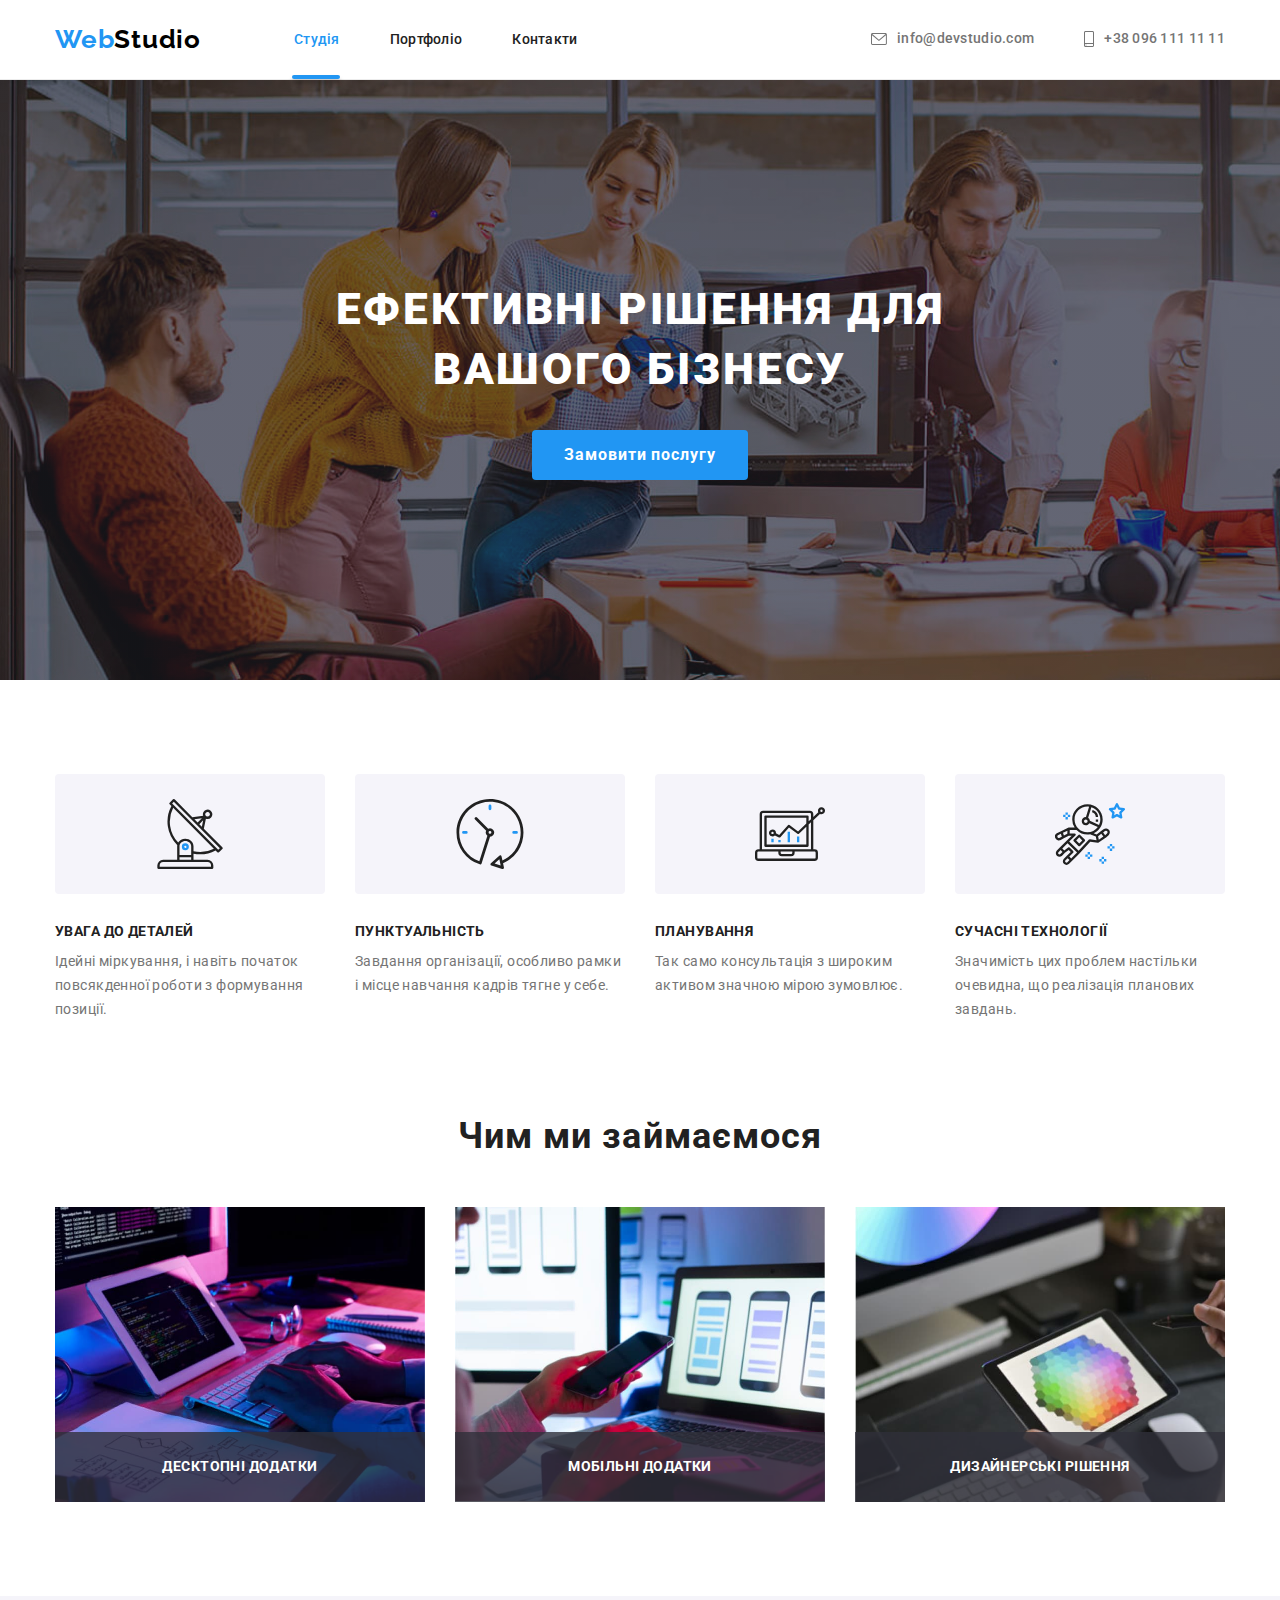
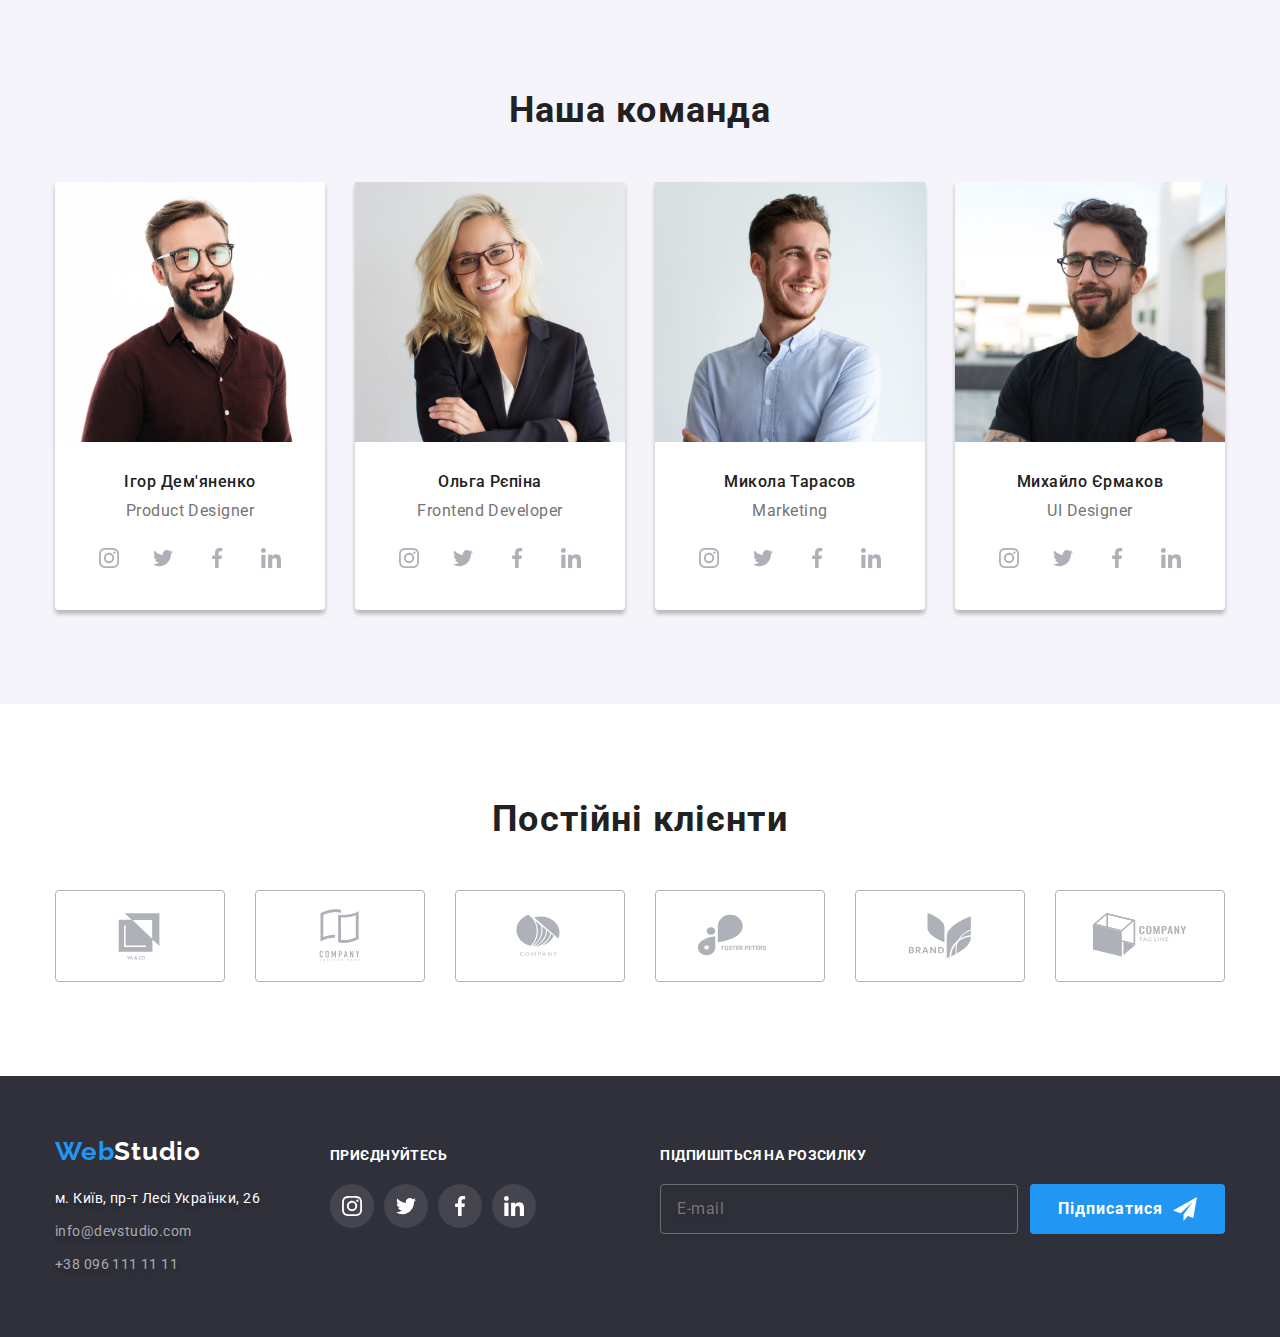
<file: index.html>
<!DOCTYPE html>
<html lang="uk">
  <head>
    <meta charset="UTF-8" />
    <meta http-equiv="X-UA-Compatible" content="IE=edge" />
    <meta name="viewport" content="width=device-width, initial-scale=1.0" />
    <link rel="preconnect" href="https://fonts.googleapis.com" />
    <link rel="preconnect" href="https://fonts.gstatic.com" crossorigin />
    <link
      href="https://fonts.googleapis.com/css2?family=Raleway:wght@700&family=Roboto:wght@400;500;700;900&display=swap"
      rel="stylesheet"
    />
    <link
      rel="stylesheet"
      href="https://cdnjs.cloudflare.com/ajax/libs/modern-normalize/1.0.0/modern-normalize.min.css"
    />
    <!-- <link rel="stylesheet" href="./css/normalize.css" /> -->
    <title>WebStudio</title>
    <link rel="stylesheet" href="./css/main.min.css"/>
    <!-- <link rel="stylesheet" href="./css/styles.css" /> -->
  </head>
  <body>

    <!-- ========================================================HEADER====================================================== -->
    
    <header class="header">
      <div class="container header-container">
        <nav class="navigation">
          <a href="./index.html" class="logo logo-header"
            ><span class="logo__web">Web</span
            ><span class="logo__studio">Studio</span></a
          >
          <ul class="navigation__list list">
            <li class="navigation__item">
              <a
                href="./index.html"
                class="current current__studio navigation__link link"
                >Студія</a
              >
            </li>
            <li class="navigation__item">
              <a href="./portfolio.html" class="navigation__link link"
                >Портфоліо</a
              >
            </li>
            <li class="navigation__item">
              <a href="#" class="navigation__link link">Контакти</a>
            </li>
          </ul>
        </nav>
        <ul class="contact-list list">
          <li class="contact-list__item">
            <a href="maito:info@devstudio.com" class="contact-list__link link"
              ><svg aria-label="іконка конверт" class="contact-list__mail">
                <use href="./imeges/icon.svg#icon-envelope"></use></svg
              >info@devstudio.com</a
            >
          </li>
          <li class="contact-list__item">
            <a href="tel:+380961111111" class="contact-list__link link"
              ><svg aria-label="іконка телефона" class="contact-list__phone">
                <use href="./imeges/icon.svg#icon-smartphone"></use></svg
              >+38 096 111 11 11</a
            >
          </li>
        </ul>
      </div>
    </header>

    <!-- =============================================================MAIN========================================================= -->
    
    <main>

      <!-- ======================================секція "Ефективні рішення для вашого бізнесу"======================================= -->
      
      <section class="section decision">
        <div class="container">
          <h1 class="decision__title">Ефективні рішення для вашого бізнесу</h1>
          <button type="button" class="button decision__button" data-modal-open>
            Замовити послугу
          </button>
        </div>
      </section>

      <!-- ==================================секція "Особливості"================================== -->

      <section class="section trait">
        <div class="container">
          <h2 class="trait__title visually-hidden">Особливості</h2>
          <ul class="trait-list list">
            <li class="trait-list__item">
              <div class="icon-div">
                <svg aria-label="іконка антена" class="icon-div__item">
                  <use href="./imeges/icon.svg#icon-antenna"></use>
                </svg>
              </div>
              <h3 class="trait-list__title">УВАГА ДО ДЕТАЛЕЙ</h3>
              <p>
                Ідейні міркування, і навіть початок повсякденної роботи з
                формування позиції.
              </p>
            </li>
            <li class="trait-list__item">
              <div class="icon-div">
                <svg aria-label="іконка годинник" class="icon-div__item">
                  <use href="./imeges/icon.svg#icon-clock"></use>
                </svg>
              </div>
              <h3 class="trait-list__title">ПУНКТУАЛЬНІСТЬ</h3>
              <p>
                Завдання організації, особливо рамки і місце навчання кадрів
                тягне у себе.
              </p>
            </li>
            <li class="trait-list__item">
              <div class="icon-div">
                <svg aria-label="іконка діаграма" class="icon-div__item">
                  <use href="./imeges/icon.svg#icon-diagram"></use>
                </svg>
              </div>
              <h3 class="trait-list__title">ПЛАНУВАННЯ</h3>
              <p>
                Так само консультація з широким активом значною мірою зумовлює.
              </p>
            </li>
            <li class="trait-list__item">
              <div class="icon-div">
                <svg aria-label="іконка астронавт" class="icon-div__item">
                  <use href="./imeges/icon.svg#icon-astronaut"></use>
                </svg>
              </div>
              <h3 class="trait-list__title">СУЧАСНІ ТЕХНОЛОГІЇ</h3>
              <p>
                Значимість цих проблем настільки очевидна, що реалізація
                планових завдань.
              </p>
            </li>
          </ul>
        </div>
      </section>

     <!-- =================================секція "Чим ми займаємося"==================================== -->

      <section class="section activity">
        <div class="container">
          <h2 class="activity__title">Чим ми займаємося</h2>
          <ul class="activity-list list">
            <li class="activity-list__item">
              <img
                src="./imeges/desktop.jpg"
                alt="робочий стіл програміста"
                width="370"
              />
              <p class="activity-list__paragraph">Десктопні додатки</p>
            </li>
            <li class="activity-list__item">
              <img
                src="./imeges/laptop.jpg"
                alt="телефон і ноутбук"
                width="370"
              />
              <p class="activity-list__paragraph">Мобільні додатки</p>
            </li>
            <li class="activity-list__item">
              <img src="./imeges/tablet.jpg" alt="планшет" width="370" />
              <p class="activity-list__paragraph">Дизайнерські рішення</p>
            </li>
          </ul>
        </div>
      </section>

      <!-- ========================================Секція "Наша команда"============================================ -->

      <section class="section team">
        <!-- =========================================================================================================== -->
        <div class="container">
          <!-- ============================================================================================================== -->
          <h2 class="team__title">Наша команда</h2>
          <!-- =================================================team-list======================================================== -->
          <ul class="team-list list">
            <!-- ===================================================team-item======================================================= -->
            <li class="team-item">
              <img
                src="./imeges/igor.jpg"
                alt="фото Ігор Дем'яненко"
                width="270"
              />
              <div class="team-div">
                <h3 class="team-item__title">Ігор Дем'яненко</h3>
                <p class="team-item__major">Product Designer</p>
                <!-- ===========================================social-list================================================ -->
                <ul class="social-list">
                  <li class="social-list__item list">
                    <a href="#" class="social-list__link link">
                      <svg
                        aria-label="іконка інстаграму"
                        class="social-list-icon" 
                      >
                        <use href="./imeges/icon.svg#icon-instagram"></use>
                      </svg>
                    </a>
                  </li>
                  <li class="social-list__item list">
                    <a href="#" class="social-list__link link">
                      <svg aria-label="іконка твітеру" class="social-list-icon">
                        <use href="./imeges/icon.svg#icon-twitter"></use>
                      </svg>
                    </a>
                  </li>
                  <li class="social-list__item list">
                    <a href="#" class="social-list__link link">
                      <svg
                        aria-label="іконка фейсбука"
                        class="social-list-icon"
                      >
                        <use href="./imeges/icon.svg#icon-facebook"></use>
                      </svg>
                    </a>
                  </li>
                  <li class="social-list__item list">
                    <a href="#" class="social-list__link link">
                      <svg
                        aria-label="іконка лінкедіну"
                        class="social-list-icon"
                      >
                        <use href="./imeges/icon.svg#icon-linkedin"></use>
                      </svg>
                    </a>
                  </li>
                </ul>
                <!-- ============================================================================================== -->
              </div>
            </li>
            <!-- ======================================================================================================== -->
            <li class="team-item">
              <img
                src="./imeges/olga.jpg"
                alt="фото Ольга Рєпіна"
                width="270"
              />
              <div class="team-div">
                <h3 class="team-item__title">Ольга Рєпіна</h3>
                <p class="team-item__major">Frontend Developer</p>
                <ul class="social-list">
                  <li class="social-list__item list">
                    <a href="#" class="social-list__link link">
                      <svg
                        aria-label="іконка інстаграму"
                        class="social-list-icon"
                      >
                        <use href="./imeges/icon.svg#icon-instagram"></use>
                      </svg>
                    </a>
                  </li>
                  <li class="social-list__item list">
                    <a href="#" class="social-list__link link">
                      <svg aria-label="іконка твітеру" class="social-list-icon">
                        <use href="./imeges/icon.svg#icon-twitter"></use>
                      </svg>
                    </a>
                  </li>
                  <li class="social-list__item list">
                    <a href="#" class="social-list__link link">
                      <svg
                        aria-label="іконка фейсбука"
                        class="social-list-icon"
                      >
                        <use href="./imeges/icon.svg#icon-facebook"></use>
                      </svg>
                    </a>
                  </li>
                  <li class="social-list__item list">
                    <a href="#" class="social-list__link link">
                      <svg
                        aria-label="іконка лінкедіну"
                        class="social-list-icon"
                      >
                        <use href="./imeges/icon.svg#icon-linkedin"></use>
                      </svg>
                    </a>
                  </li>
                </ul>
              </div>
            </li>
            <li class="team-item">
              <img
                src="./imeges/nicolay.jpg"
                alt="фото Микола Тарасов"
                width="270"
              />
              <div class="team-div">
                <h3 class="team-item__title">Микола Тарасов</h3>
                <p class="team-item__major">Marketing</p>
                <ul class="social-list">
                  <li class="social-list__item list">
                    <a href="#" class="social-list__link link">
                      <svg
                        aria-label="іконка інстаграму"
                        class="social-list-icon"
                      >
                        <use href="./imeges/icon.svg#icon-instagram"></use>
                      </svg>
                    </a>
                  </li>
                  <li class="social-list__item list">
                    <a href="#" class="social-list__link link">
                      <svg aria-label="іконка твітеру" class="social-list-icon">
                        <use href="./imeges/icon.svg#icon-twitter"></use>
                      </svg>
                    </a>
                  </li>
                  <li class="social-list__item list">
                    <a href="#" class="social-list__link link">
                      <svg
                        aria-label="іконка фейсбука"
                        class="social-list-icon"
                      >
                        <use href="./imeges/icon.svg#icon-facebook"></use>
                      </svg>
                    </a>
                  </li>
                  <li class="social-list__item list">
                    <a href="#" class="social-list__link link">
                      <svg
                        aria-label="іконка лінкедіну"
                        class="social-list-icon"
                      >
                        <use href="./imeges/icon.svg#icon-linkedin"></use>
                      </svg>
                    </a>
                  </li>
                </ul>
              </div>
            </li>
            <li class="team-item">
              <img
                src="./imeges/michael.jpg"
                alt="фото Михайло Єрмаков"
                width="270"
              />
              <div class="team-div">
                <h3 class="team-item__title">Михайло Єрмаков</h3>
                <p class="team-item__major">UI Designer</p>
                <ul class="social-list">
                  <li class="social-list__item list">
                    <a href="#" class="social-list__link link">
                      <svg
                        aria-label="іконка інстаграму"
                        class="social-list-icon"
                      >
                        <use href="./imeges/icon.svg#icon-instagram"></use>
                      </svg>
                    </a>
                  </li>
                  <li class="social-list__item list">
                    <a href="#" class="social-list__link link">
                      <svg aria-label="іконка твітеру" class="social-list-icon">
                        <use href="./imeges/icon.svg#icon-twitter"></use>
                      </svg>
                    </a>
                  </li>
                  <li class="social-list__item list">
                    <a href="#" class="social-list__link link">
                      <svg
                        aria-label="іконка фейсбука"
                        class="social-list-icon"
                      >
                        <use href="./imeges/icon.svg#icon-facebook"></use>
                      </svg>
                    </a>
                  </li>
                  <li class="social-list__item list">
                    <a href="#" class="social-list__link link">
                      <svg
                        aria-label="іконка лінкедіну"
                        class="social-list-icon"
                      >
                        <use href="./imeges/icon.svg#icon-linkedin"></use>
                      </svg>
                    </a>
                  </li>
                </ul>
              </div>
            </li>
          </ul>
        </div>
      </section>

      <!-- ============================================Секція "Постійні клієнти"===================================== -->

      <section class="section clients">
        <div class="container">
          <h2 class="clients__title">Постійні клієнти</h2>
          <ul class="client-list list">
            <li class="client-list__item">
              <a href="#" class="client-list__link link">
                <svg aria-label="іконка лого" class="client-list__logo">
                  <use href="./imeges/icon.svg#icon-Logo-one"></use>
                </svg>
              </a>
            </li>
            <li class="client-list__item">
              <a href="#" class="client-list__link link">
                <svg aria-label="іконка лого" class="client-list__logo">
                  <use href="./imeges/icon.svg#icon-Logo-two"></use>
                </svg>
              </a>
            </li>
            <li class="client-list__item">
              <a href="#" class="client-list__link link">
                <svg aria-label="іконка лого" class="client-list__logo">
                  <use href="./imeges/icon.svg#icon-Logo-three"></use>
                </svg>
              </a>
            </li>
            <li class="client-list__item">
              <a href="#" class="client-list__link link">
                <svg aria-label="іконка лого" class="client-list__logo">
                  <use href="./imeges/icon.svg#icon-Logo-four"></use>
                </svg>
              </a>
            </li>
            <li class="client-list__item">
              <a href="#" class="client-list__link link">
                <svg aria-label="іконка лого" class="client-list__logo">
                  <use href="./imeges/icon.svg#icon-Logo-five"></use>
                </svg>
              </a>
            </li>
            <li class="client-list__item">
              <a href="#" class="client-list__link link">
                <svg aria-label="іконка лого" class="client-list__logo">
                  <use href="./imeges/icon.svg#icon-Logo-six"></use>
                </svg>
              </a>
            </li>
          </ul>
        </div>
      </section>
    </main>

    <!-- ====================FOOTER==================== -->
    
    <footer class="footer">
      <div class="container footer-container">
        <div class="logo-address">
          <a href="./index.html" class="logo logo-footer"
            ><span class="logo__web">Web</span
            ><span class="logo__studio logo-footer__studio">Studio</span></a
          >
          <address class="address-footer">
            <ul class="address list">
              <li class="address__list">
                <a
                  href="https://goo.gl/maps/hEYsXcacAsuqG2PV6"
                  class="address__link footer-adress-link link"
                  target="_blank"
                  rel="noopener noreferrer nofollow"
                  >м. Київ, пр-т Лесі Українки, 26</a
                >
              </li>
              <li class="address__list">
                <a href="mailto:info@devstudio.com" class="address__link link"
                  >info@devstudio.com</a
                >
              </li>
              <li class="address__list">
                <a href="tel:+380961111111" class="address__link link"
                  >+38 096 111 11 11</a
                >
              </li>
            </ul>
          </address>
        </div>
        <div class="join">
          <p class="join__title">приєднуйтесь</p>
          <ul class="social-list list">
            <li class="social-list__item">
              <a href="#" class="social-list__link footer-link link">
                <svg
                  aria-label="іконка інстаграму"
                  class="social-list-icon footer-icon"
                >
                  <use href="./imeges/icon.svg#icon-instagram"></use>
                </svg>
              </a>
            </li>
            <li class="social-list__item">
              <a href="#" class="social-list__link footer-link link">
                <svg
                  aria-label="іконка твітеру"
                  class="social-list-icon footer-icon"
                >
                  <use href="./imeges/icon.svg#icon-twitter"></use>
                </svg>
              </a>
            </li>
            <li class="social-list__item">
              <a href="#" class="social-list__link footer-link link">
                <svg
                  aria-label="іконка фейсбука"
                  class="social-list-icon footer-icon"
                >
                  <use href="./imeges/icon.svg#icon-facebook"></use>
                </svg>
              </a>
            </li>
            <li class="social-list__item">
              <a href="#" class="social-list__link footer-link link">
                <svg
                  aria-label="іконка лінкедіну"
                  class="social-list-icon footer-icon"
                >
                  <use href="./imeges/icon.svg#icon-linkedin"></use>
                </svg>
              </a>
            </li>
          </ul>
        </div>
        <div class="subscribe">
          <p class="subscribe__title">Підпишіться на розсилку</p>
          <form class="subscribe-form">
            <input
              class="subscribe-form__input"
              type="email"
              name="email"
              placeholder="E-mail"
              required
            />
            <button type="submit" class="subscribe-form__btn">
              <span class="button-span">Підписатися</span>
              <svg aria-label="іконка паперовий літак" class="button-form-icon">
                <use href="./imeges/icon.svg#icon-send"></use>
              </svg>
            </button>
          </form>
        </div>
      </div>
    </footer>

    <!-- =================================================BACKDROP======================================================================== -->
    
    <div class="backdrop is-hidden" data-modal>
      <div class="modal">
        <button type="button" class="modal-close-button" data-modal-close>
          <svg class="modal-close-icon">
            <use class="close-icon" href="./imeges/icon.svg#close-icon"></use>
          </svg>
        </button>
        <p class="modal-title">Залиште свої дані, ми вам передзвонимо</p>
        <form class="modal-form">
          <label class="modal-input-wrapper">
            <span class="modal-input-name">Ім'я</span>
            <span class="modal-icon-input-div">
              <input type="text" name="name" class="modal-input" required />
              <svg aria-label="іконка людини" class="modal-form-icon">
                <use
                  class="name-icon"
                  href="./imeges/icon.svg#icon-person-black"
                ></use>
              </svg>
            </span>
          </label>
          <label class="modal-input-wrapper">
            <span class="modal-input-name">Телефон</span>
            <span class="modal-icon-input-div">
              <input type="tel" name="phone" class="modal-input" required />
              <svg aria-label="іконка слухавка" class="modal-form-icon">
                <use
                  class="tel-icon"
                  href="./imeges/icon.svg#icon-phone-black"
                ></use>
              </svg>
            </span>
          </label>
          <label class="modal-input-wrapper">
            <span class="modal-input-name">Пошта</span>
            <span class="modal-icon-input-div">
              <input type="email" name="mail" class="modal-input" required />
              <svg aria-label="іконка конверт" class="modal-form-icon">
                <use
                  class="email-icon"
                  href="./imeges/icon.svg#icon-email-black"
                ></use>
              </svg>
            </span>
          </label>
          <label class="modal-input-textarea-wrapper">
            <span class="modal-input-name">Коментар</span>
            <textarea
              name="user message"
              class="modal-textarea"
              placeholder="Введіть текст"
            ></textarea>
          </label>
          <div class="checkbox-div">
            <label>
              <input
                type="checkbox"
                name="consent"
                class="checkbox-input"
                required
              />
              <svg aria-label="іконка прапорець" class="modal-checkbox-input">
                <use
                  class="checkbox-icon"
                  href="./imeges/icon.svg#icon-vector"
                ></use>
              </svg>
            </label>
            <p class="checkbox-paragraph">
              Погоджуюся з розсилкою та приймаю
              <a class="terms" href="#">Умови договору</a>
            </p>
          </div>
          <button type="submit" class="form-button">Відправити</button>
        </form>
      </div>
    </div>
    <script src="./js/modal.js"></script>
  </body>
</html>
</file>
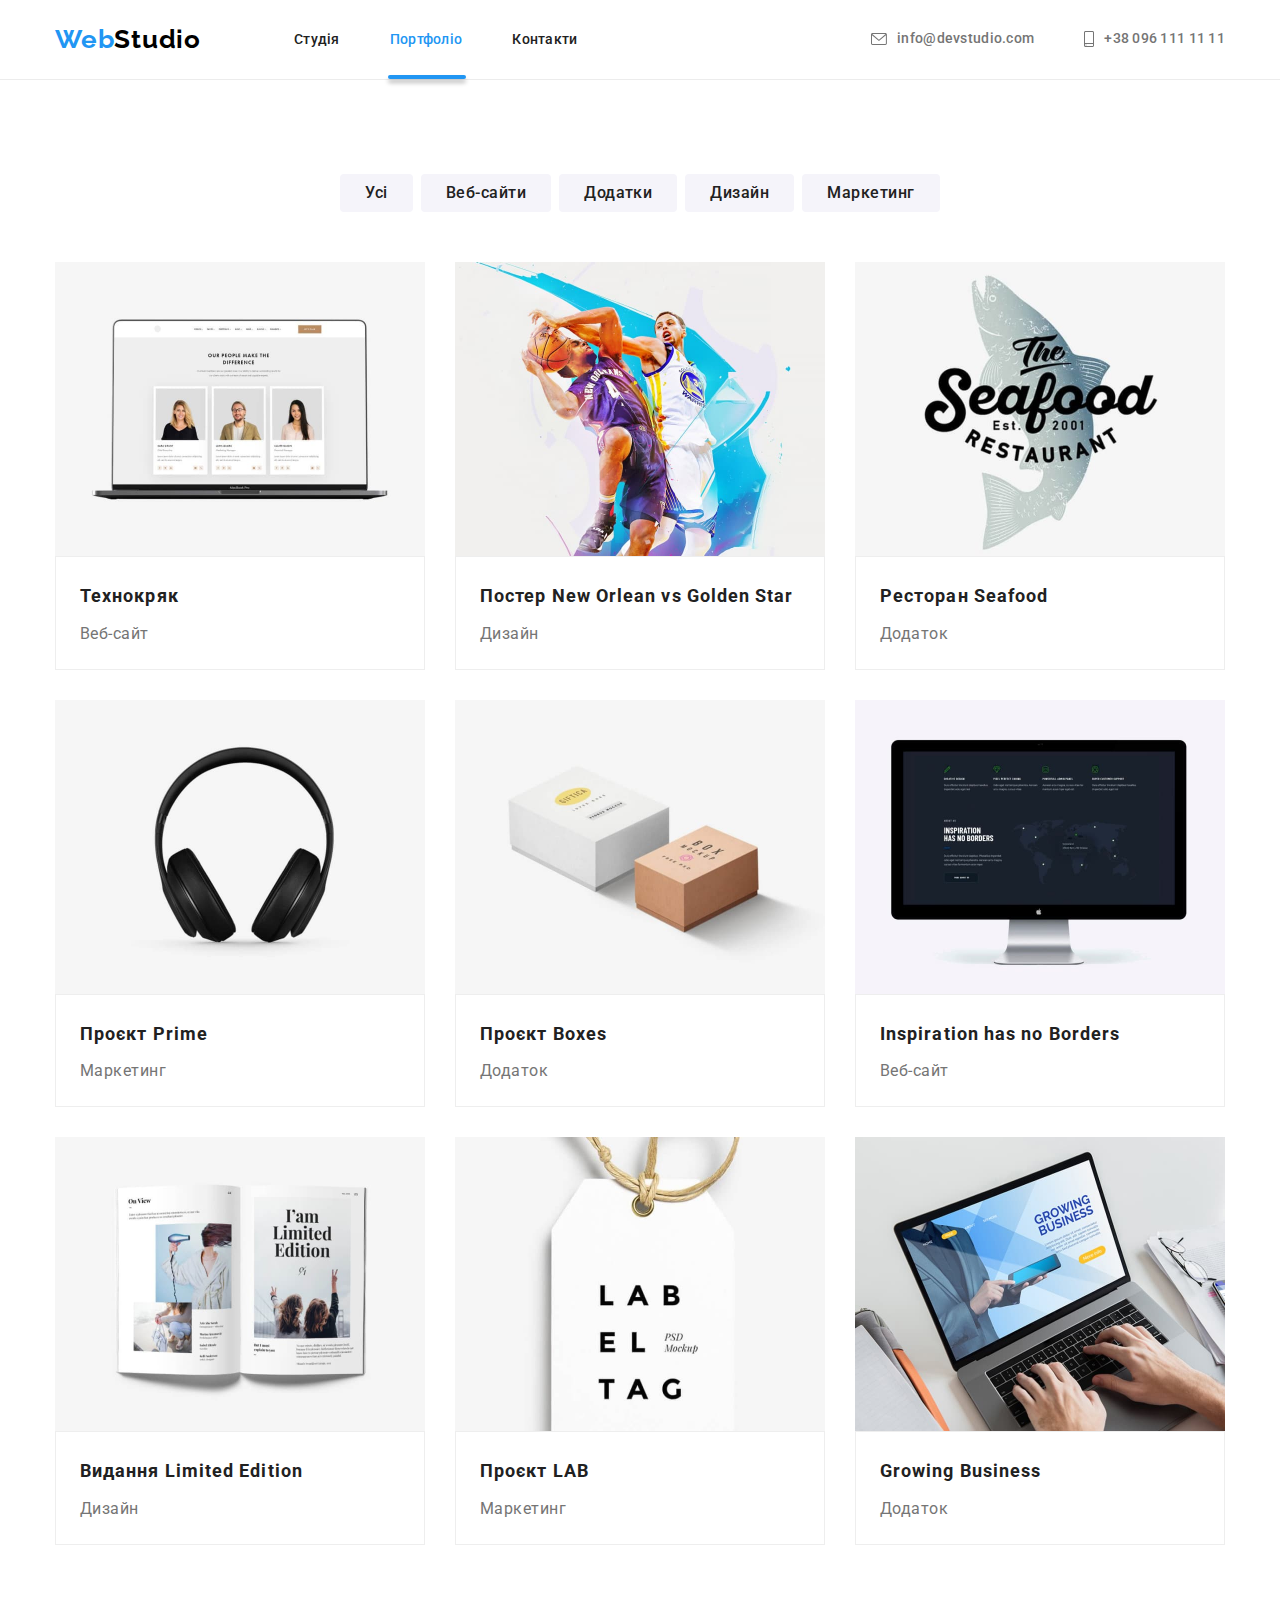
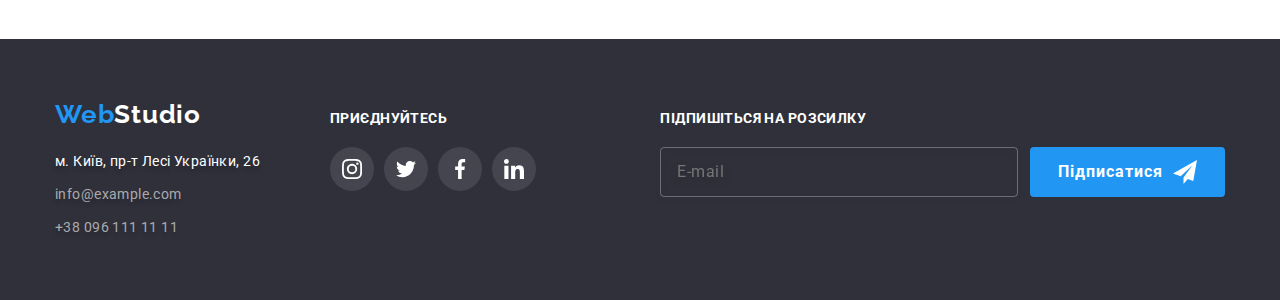
<file: portfolio.html>
<!DOCTYPE html>
<html lang="en">
  <head>
    <meta charset="UTF-8" />
    <meta http-equiv="X-UA-Compatible" content="IE=edge" />
    <meta name="viewport" content="width=device-width, initial-scale=1.0" />
    <link rel="preconnect" href="https://fonts.googleapis.com" />
    <link rel="preconnect" href="https://fonts.gstatic.com" crossorigin />
    <link
      href="https://fonts.googleapis.com/css2?family=Raleway:wght@700&family=Roboto:wght@400;500;700;900&display=swap"
      rel="stylesheet"
    />
    <link
      rel="stylesheet"
      href="https://cdnjs.cloudflare.com/ajax/libs/modern-normalize/1.0.0/modern-normalize.min.css"
    />
    <!-- <link rel="stylesheet" href="./css/normalize.css" /> -->
    <title>Portfolio</title>
    <link rel="stylesheet" href="./css/main.min.css"/>
    <!-- <link rel="stylesheet" href="./css/styles.css" /> -->
  </head>
  <body>
    <header class="header">
      <div class="container header-container">
        <nav class="navigation">
          <a href="./index.html" class="logo logo-header"
            ><span class="logo__web">Web</span
            ><span class="logo__studio">Studio</span></a
          >
          <ul class="navigation__list list">
            <li class="navigation__item">
              <a href="./index.html" class="navigation__link link">Студія</a>
            </li>
            <li class="navigation__item">
              <a href="#" class="current current__portfolio navigation__link link"
                >Портфоліо</a
              >
            </li>
            <li class="navigation__item">
              <a href="#" class="navigation__link link">Контакти</a>
            </li>
          </ul>
        </nav>
        <ul class="contact-list list">
          <li class="contact-list__item">
            <a href="maito:info@devstudio.com" class="contact-list__link link"
              ><svg aria-label="іконка конверт" class="contact-list__mail">
                <use href="./imeges/icon.svg#icon-envelope"></use></svg
              >info@devstudio.com</a
            >
          </li>
          <li class="contact-list__item tel">
            <a href="tel:+380961111111" class="contact-list__link link"
              ><svg aria-label="іконка телефона" class="contact-list__phone">
                <use href="./imeges/icon.svg#icon-smartphone"></use></svg
              >+38 096 111 11 11</a
            >
          </li>
        </ul>
      </div>
    </header>
    <main>
      <section class="section portfolio">
        <div class="container">
          <h1 class="portfolio-title">Портфоліо</h1>
          <ul class="list btn-list">
            <li class="btn-item">
              <button type="button" class="btn">Усі</button>
            </li>
            <li class="btn-item">
              <button type="button" class="btn">Веб-сайти</button>
            </li>
            <li class="btn-item">
              <button type="button" class="btn">Додатки</button>
            </li>
            <li class="btn-item">
              <button type="button" class="btn">Дизайн</button>
            </li>
            <li class="btn-item">
              <button type="button" class="btn">Маркетинг</button>
            </li>
          </ul>
          <ul class="list portfolio-list">
            <li class="project">
              <a href="#" class="project-link link">
                <div class="project-link-wrapper">
                  <img src="./imeges/techno.jpg" alt="ноутбук" width="370" />
                  <p class="overlay">
                    Ресурс пропонує комплексні пропозиції з різним рівнем
                    функціоналу та сервісів. Все це дозволить відвідувачу
                    отримати вичерпні відомості про компанію чи приватну особу.
                  </p>
                </div>
                <div class="project-div">
                  <h2 class="project-div-title">Технокряк</h2>
                  <p class="project-div-text">Веб-сайт</p>
                </div>
              </a>
            </li>
            <li class="project">
              <a href="#" class="project-link link">
                <div class="project-link-wrapper">
                  <img
                    src="./imeges/poster.jpg"
                    alt="баскетболісти"
                    width="370"
                  />
                  <p class="overlay">
                    Ресурс пропонує комплексні пропозиції з різним рівнем
                    функціоналу та сервісів. Все це дозволить відвідувачу
                    отримати вичерпні відомості про компанію чи приватну особу.
                  </p>
                </div>
                <div class="project-div">
                  <h2 class="project-div-title">
                    Постер New Orlean vs Golden Star
                  </h2>
                  <p class="project-div-text">Дизайн</p>
                </div>
              </a>
            </li>
            <li class="project">
              <a href="#" class="project-link link">
                <div class="project-link-wrapper">
                  <img
                    src="./imeges/restaurant.jpg"
                    alt="реклама ресторана"
                    width="370"
                  />
                  <p class="overlay">
                    Ресурс пропонує комплексні пропозиції з різним рівнем
                    функціоналу та сервісів. Все це дозволить відвідувачу
                    отримати вичерпні відомості про компанію чи приватну особу.
                  </p>
                </div>
                <div class="project-div">
                  <h2 class="project-div-title">Ресторан Seafood</h2>
                  <p class="project-div-text">Додаток</p>
                </div>
              </a>
            </li>
            <li class="project">
              <a href="#" class="project-link link">
                <div class="project-link-wrapper">
                  <img src="./imeges/prime.jpg" alt="наушники" width="370" />
                  <p class="overlay">
                    Ресурс пропонує комплексні пропозиції з різним рівнем
                    функціоналу та сервісів. Все це дозволить відвідувачу
                    отримати вичерпні відомості про компанію чи приватну особу.
                  </p>
                </div>
                <div class="project-div">
                  <h2 class="project-div-title">Проєкт Prime</h2>
                  <p class="project-div-text">Маркетинг</p>
                </div>
              </a>
            </li>
            <li class="project">
              <a href="#" class="project-link link">
                <div class="project-link-wrapper">
                  <img src="./imeges/boxes.jpg" alt="коробки" width="370" />
                  <p class="overlay">
                    Ресурс пропонує комплексні пропозиції з різним рівнем
                    функціоналу та сервісів. Все це дозволить відвідувачу
                    отримати вичерпні відомості про компанію чи приватну особу.
                  </p>
                </div>
                <div class="project-div">
                  <h2 class="project-div-title">Проєкт Boxes</h2>
                  <p class="project-div-text">Додаток</p>
                </div>
              </a>
            </li>
            <li class="project">
              <a href="#" class="project-link link">
                <div class="project-link-wrapper">
                  <img src="./imeges/screen.jpg" alt="монитор" width="370" />
                  <p class="overlay">
                    Ресурс пропонує комплексні пропозиції з різним рівнем
                    функціоналу та сервісів. Все це дозволить відвідувачу
                    отримати вичерпні відомості про компанію чи приватну особу.
                  </p>
                </div>
                <div class="project-div">
                  <h2 class="project-div-title">Inspiration has no Borders</h2>
                  <p class="project-div-text">Веб-сайт</p>
                </div>
              </a>
            </li>
            <li class="project">
              <a href="#" class="project-link link">
                <div class="project-link-wrapper">
                  <img src="./imeges/edition.jpg" alt="книга" width="370" />
                  <p class="overlay">
                    Ресурс пропонує комплексні пропозиції з різним рівнем
                    функціоналу та сервісів. Все це дозволить відвідувачу
                    отримати вичерпні відомості про компанію чи приватну особу.
                  </p>
                </div>
                <div class="project-div">
                  <h2 class="project-div-title">Видання Limited Edition</h2>
                  <p class="project-div-text">Дизайн</p>
                </div>
              </a>
            </li>
            <li class="project">
              <a href="#" class="project-link link">
                <div class="project-link-wrapper">
                  <img src="./imeges/lab.jpg" alt="этикетка" width="370" />
                  <p class="overlay">
                    Ресурс пропонує комплексні пропозиції з різним рівнем
                    функціоналу та сервісів. Все це дозволить відвідувачу
                    отримати вичерпні відомості про компанію чи приватну особу.
                  </p>
                </div>
                <div class="project-div">
                  <h2 class="project-div-title">Проєкт LAB</h2>
                  <p class="project-div-text">Маркетинг</p>
                </div>
              </a>
            </li>
            <li class="project">
              <a href="#" class="project-link link">
                <div class="project-link-wrapper">
                  <img src="./imeges/netbook.jpg" alt="нетбук" width="370" />
                  <p class="overlay">
                    Ресурс пропонує комплексні пропозиції з різним рівнем
                    функціоналу та сервісів. Все це дозволить відвідувачу
                    отримати вичерпні відомості про компанію чи приватну особу.
                  </p>
                </div>
                <div class="project-div">
                  <h2 class="project-div-title">Growing Business</h2>
                  <p class="project-div-text">Додаток</p>
                </div>
              </a>
            </li>
          </ul>
        </div>
      </section>
    </main>
    <!-- =================FOOTER================== -->
    <footer class="footer-portfolio">
      <div class="container footer-container">
        <div class="logo-address">
          <a href="./index.html" class="logo logo-footer"
            ><span class="logo__web">Web</span
            ><span class="logo__studio logo-footer__studio">Studio</span></a
          >
          <address class="footer-address">
            <ul class="address list">
              <li class="address__list">
                <a
                  href="https://goo.gl/maps/hEYsXcacAsuqG2PV6"
                  class="address__link footer-adress-link link"
                  target="_blank"
                  rel="noopener noreferrer nofollow"
                  >м. Київ, пр-т Лесі Українки, 26</a
                >
              </li>
              <li class="address__list">
                <a href="mailto:info@example.com" class="address__link link"
                  >info@example.com</a
                >
              </li>
              <li class="address__list">
                <a href="tel:+380961111111" class="address__link link"
                  >+38 096 111 11 11</a
                >
              </li>
            </ul>
          </address>
        </div>
        <div class="join">
          <p class="join__title">приєднуйтесь</p>
          <ul class="social-list list">
            <li class="social-list__item">
              <a href="" class="social-list__link footer-link link">
                <svg
                  aria-label="іконка інстаграму"
                  class="social-list-icon footer-icon"
                >
                  <use href="./imeges/icon.svg#icon-instagram"></use>
                </svg>
              </a>
            </li>
            <li class="social-list__item">
              <a href="" class="social-list__link footer-link link">
                <svg
                  aria-label="іконка твітеру"
                  class="social-list-icon footer-icon"
                >
                  <use href="./imeges/icon.svg#icon-twitter"></use>
                </svg>
              </a>
            </li>
            <li class="social-list__item">
              <a href="" class="social-list__link footer-link link">
                <svg
                  aria-label="іконка фейсбука"
                  class="social-list-icon footer-icon"
                >
                  <use href="./imeges/icon.svg#icon-facebook"></use>
                </svg>
              </a>
            </li>
            <li class="social-list__item">
              <a href="" class="social-list__link footer-link link">
                <svg
                  aria-label="іконка лінкедіну"
                  class="social-list-icon footer-icon"
                >
                  <use href="./imeges/icon.svg#icon-linkedin"></use>
                </svg>
              </a>
            </li>
          </ul>
        </div>
        <div class="subscribe">
          <p class="subscribe__title">Підпишіться на розсилку</p>
          <form class="subscribe-form">
            <input
              class="subscribe-form__input"
              type="email"
              name="email"
              placeholder="E-mail"
              required
            />
            <button type="submit" class="subscribe-form__btn">
              <span class="button-span">Підписатися</span>
              <svg aria-label="іконка паперовий літак" class="button-form-icon">
                <use href="./imeges/icon.svg#icon-send"></use>
              </svg>
            </button>
          </form>
        </div>
      </div>
    </footer>
  </body>
</html>
</file>
<file: css/styles.css>
/* ========================================================HEADER================================================================ */





/* ==================MAIN================== */

/* Секція "Ефективні рішення для вашого бізнесу" */

/* =================================================SECTION===DECISION================================================= */




/* <--Секція "Особливості"--> */

/* ========================================SECTION===TRAIT========================================================= */





/* Секція "Чим ми займаємося" */

/* =======================================SECTION===ACTIVITY==================================================================== */



/* Секція "Наша команда" */

/* =========================================SECTION===TEAM=========================================================================== */



/* ====================================SOCIAL_LIST====================================================================== */



/* =======Секція "Постійні клієнти"======== */

/* ================================================SECTION===CLIENT============================================================ */



  /* ===================================================FOOTER================================================ */





 /* < -- main for portfolio --> */




/* ===========================backdrop=========================== */
</file>
<file: css/main.min.css>
:root{--primary-color:#212121;--secondary-color:#757575;--dark-gray:#2F303A;--accent-color:#2196F3;--header-border:#ECECEC;--card-border-color:#EEEEEE;--common-white:#FFFFFF;--back-color:#F5F4FA;--clear-white:rgba(100%,100%,100%,60%);--logo-color:#000000;--icon-color:#AFB1B8;--footer-link-backgraund:rgba(255, 255, 255, 0.1);--footer-input-color:rgba(255, 255, 255, 0.6);--button-hover-color:#188CE8;--shadow-color:rgba(0, 0, 0, 0.25);--overlay-color:rgba(33, 150, 243, 0.9);--footer-input-border:rgba(255, 255, 255, 0.3);--logo-font:"Raleway",sans-serif;--main-font:"Roboto",sans-serif;--primary-title-size:44px;--secondary-title-size:36px;--title-size:26px;--text-size:18px;--primary-text-size:14px;--secondary-text-size:16px;--bold:700;--extra-bold:900;--medium:500;--regular:400}.visually-hidden{position:absolute;white-space:nowrap;width:1px;height:1px;overflow:hidden;border:0;padding:0;clip:rect(0 0 0 0);clip-path:inset(50%);margin:-1px}body{background-color:var(--common-white);color:var(--primary-color);font-family:"Roboto",sans-serif;font-size:var(--primary-text-size);letter-spacing:.03em}h1,h2,h3,h4,h5,h6,p{margin:0}ul{margin:0px;padding:0px}img{display:block;max-width:100%;height:auto}address{font-style:normal}button{display:block;margin:0 auto;cursor:pointer;border:none;border-radius:4px}.list{list-style:none;padding-left:0;margin:0}.link{text-decoration:none;color:inherit}.section{padding-top:94px;padding-bottom:94px}.container{width:1200px;margin:0 auto;padding:0 15px}.header{box-sizing:border-box;padding-top:24px;padding-bottom:24px;background-color:var(--common-white);border-bottom:1px solid var(--header-border)}.header-container{display:flex;align-items:center}.logo{font-family:var(--logo-font);font-weight:var(--bold);text-decoration:none;font-size:var(--title-size);line-height:1.19;letter-spacing:.03em}.logo-header{margin-right:93px}.logo__web{color:var(--accent-color)}.logo__studio{color:var(--logo-color)}.navigation{display:flex;align-items:center}.navigation__list{display:flex}.navigation__item{position:relative}.navigation__item:not(:last-child){margin-right:50px}.navigation__link{font-family:var(--main-font);font-weight:var(--medium);font-size:var(--primary-text-size);line-height:1.14;letter-spacing:.02em;color:var(--primary-color);transition:color 250ms cubic-bezier(0.4, 0, 0.2, 1)}.navigation__link:hover,.navigation__link:focus{color:var(--accent-color)}.current__studio::after,.current__portfolio::after{justify-content:center;position:absolute;content:"";display:block;top:44px;left:-2px;height:4px;background:var(--accent-color);box-shadow:0px 4px 4px var(--shadow-color);border-radius:2px}.current__studio::after{width:48px}.current__portfolio::after{width:78px}.contact-list{display:flex;margin-left:auto;align-items:center}.contact-list__item:not(:last-child){margin-right:50px}.contact-list__link{display:flex;align-items:center;font-family:var(--main-font);font-weight:var(--medium);font-size:var(--primary-text-size);line-height:1.14;letter-spacing:.02em;color:var(--secondary-color);fill:currentColor;transition:color 250ms cubic-bezier(0.4, 0, 0.2, 1)}.contact-list__link:hover,.contact-list__link:focus{color:var(--accent-color)}.contact-list__mail{width:16px;height:12px;margin-right:10px}.contact-list__phone{width:10px;height:16px;margin-right:10px}.decision{padding:200px 0px;max-width:1600px;height:600px;margin:0 auto;background-repeat:no-repeat;background-color:var(--dark-gray);background-image:linear-gradient(rgba(47, 48, 58, 0.4), rgba(47, 48, 58, 0.4)),url(../imeges/section-img/img.jpg);background-size:cover}.decision__title{width:696px;margin:0 auto;margin-bottom:30px;font-family:var(--main-font);font-weight:var(--extra-bold);font-size:var(--primary-title-size);line-height:1.36;text-align:center;letter-spacing:.06em;text-transform:uppercase;color:var(--common-white)}.decision__button{padding:10px 32px;font-family:var(--main-font);font-weight:var(--bold);font-size:var(--secondary-text-size);line-height:1.87;letter-spacing:.06em;background-color:var(--accent-color);color:var(--common-white);transition:background-color 250ms cubic-bezier(0.4, 0, 0.2, 1),box-shadow 250ms cubic-bezier(0.4, 0, 0.2, 1)}.decision__button:hover,.decision__button:focus{background-color:var(--button-hover-color);color:var(--common-white);box-shadow:0px 4px 4px var(--shadow-color)}.trait__title{text-align:center}.trait-list{display:flex}.trait-list__item{margin-right:30px;color:var(--secondary-color);font-family:var(--main-font);font-size:var(--primary-text-size);line-height:1.71;letter-spacing:.03em;width:270px}.trait-list__item:last-child{margin-right:0px}.trait-list__title{margin-bottom:10px;color:var(--primary-color);font-family:var(--main-font);font-style:normal;font-weight:var(--bold);font-size:var(--primary-text-size);line-height:1.14;letter-spacing:.03em;text-transform:uppercase}.icon-div{width:270px;height:120px;padding:25px 100px;background-color:var(--back-color);margin-bottom:30px;border-radius:4px}.icon-div__item{display:block;width:70px;height:70px}.activity{padding-top:0}.activity__title{margin-bottom:50px;font-family:var(--main-font);font-style:normal;font-weight:var(--bold);font-size:var(--secondary-title-size);line-height:1.16;text-align:center;color:var(--primary-color);letter-spacing:.03em}.activity-list{display:flex;background-color:var(--common-white)}.activity-list__item{position:relative}.activity-list__item:not(:last-child){margin-right:30px}.activity-list__paragraph{position:absolute;right:0;bottom:0;width:370px;height:70px;font-weight:var(--bold);line-height:1.14;text-transform:uppercase;color:var(--common-white);background:rgba(47,48,58,.8);display:flex;align-items:center;justify-content:center}.team{background-color:var(--back-color)}.team__title{margin-bottom:50px;font-family:var(--main-font);font-weight:var(--bold);font-size:var(--secondary-title-size);line-height:1.16;text-align:center;letter-spacing:.03em;color:var(--primary-color)}.team-list{display:flex}.team-item{margin-right:30px;background-color:var(--common-white);box-shadow:0px 4px 4px var(--shadow-color);border-radius:0px 0px 4px 4px}.team-item:last-child{margin-right:0px}.team-div{padding:30px 0px;text-align:center}.team-item__title{font-family:var(--main-font);font-style:normal;font-weight:var(--medium);font-size:var(--secondary-text-size);line-height:1.19;letter-spacing:.03em;color:var(--primary-color);margin-bottom:10px}.team-item__major{text-align:center;font-family:var(--main-font);font-size:var(--secondary-text-size);line-height:1.19;letter-spacing:.03em;color:var(--secondary-color);margin-bottom:16px}.clients__title{text-align:center;font-family:var(--main-font);font-weight:var(--bold);font-size:36px;line-height:1.17;letter-spacing:.03em;margin-bottom:50px}.client-list{display:flex;gap:30px}.client-list__link{width:170px;height:92px;display:flex;justify-content:center;align-items:center;border:1px solid var(--icon-color);border-radius:4px;background-color:var(--common-white);color:var(--icon-color);transition:color 250ms cubic-bezier(0.4, 0, 0.2, 1),border-color 250ms cubic-bezier(0.4, 0, 0.2, 1)}.client-list__link:hover,.client-list__link:focus{border-color:var(--accent-color);color:var(--accent-color)}.client-list__logo{width:106px;height:60px;fill:currentColor}.footer-container{display:flex;align-items:baseline}.logo-address{margin-right:70px}.footer,.footer-portfolio{background-color:var(--dark-gray);padding-top:60px;padding-bottom:60px}.address-footer{padding:0px}.address{text-decoration:none}.address__list{margin-bottom:9px}.address__list:last-child{margin-bottom:0px}.address__link{color:var(--common-white);font-family:var(--main-font);font-style:normal;font-size:var(--primary-text-size);line-height:1.71;letter-spacing:.03em;transition:color 250ms cubic-bezier(0.4, 0, 0.2, 1)}.current,.address__link:hover,.address__link:focus{color:var(--accent-color)}.address__link{color:var(--clear-white);font-family:var(--main-font);font-style:normal;font-size:var(--primary-text-size);line-height:1.71;letter-spacing:.03em;text-shadow:0px 4px 4px var(--shadow-color);transition:color 250ms cubic-bezier(0.4, 0, 0.2, 1)}.logo{font-family:var(--logo-font);font-weight:var(--bold);text-decoration:none;font-size:var(--title-size);line-height:1.19;letter-spacing:.03em}.logo-footer{display:inline-block;margin-bottom:20px}.logo-footer__studio{color:var(--common-white)}.join{margin-right:auto}.join__title{font-family:var(--main-font);font-weight:var(--bold);font-size:14px;line-height:1.14;letter-spacing:.03em;text-transform:uppercase;color:var(--common-white);margin-bottom:20px}.footer-adress-link{color:var(--common-white)}.footer-link{background:var(--footer-link-backgraund)}.footer-icon{color:var(--common-white)}.subscribe__title{font-family:var(--main-font);font-weight:var(--bold);font-size:14px;line-height:1.14;letter-spacing:.03em;text-transform:uppercase;color:var(--common-white);margin-bottom:20px}.subscribe-form{display:flex}.subscribe-form__btn{padding:10px 28px;font-weight:var(--bold);font-size:16px;line-height:1.86;letter-spacing:.06em;display:flex;align-items:center;background-color:var(--accent-color);color:var(--common-white);transition:background-color 250ms cubic-bezier(0.4, 0, 0.2, 1),box-shadow 250ms cubic-bezier(0.4, 0, 0.2, 1)}.subscribe-form__btn:hover,.subscribe-form__btn:focus{box-shadow:0px 4px 4px rgba(0,0,0,.15);background-color:var(--button-hover-color)}.subscribe-form__input{box-sizing:border-box;width:358px;height:50px;padding:15px 16px;margin-right:12px;border:1px solid var(--footer-input-border);filter:drop-shadow(0px 4px 4px rgba(0, 0, 0, 0.15));border-radius:4px;background-color:inherit;font-size:16px;line-height:1.25;letter-spacing:.03em;color:var(--common-white)}.button-form-icon{width:24px;height:24px}.button-span{margin-right:10px}.portfolio-title{text-align:center;display:none}.btn{background-color:var(--back-color);border:none;border-radius:4px;font-family:var(--main-font);font-style:normal;font-weight:var(--medium);font-size:var(--secondary-text-size);line-height:1.62;text-align:center;color:var(--primary-color);letter-spacing:.03em;cursor:pointer;transition:color 250ms cubic-bezier(0.4, 0, 0.2, 1),background-color 250ms cubic-bezier(0.4, 0, 0.2, 1),box-shadow 250ms cubic-bezier(0.4, 0, 0.2, 1)}.btn:hover,.btn:focus{background-color:var(--accent-color);color:var(--common-white);box-shadow:0px 4px 4px var(--shadow-color)}.btn{padding:6px 22px}.btn:first-child{padding:6px 25px}.btn-list{display:flex;justify-content:center;margin-bottom:50px}.btn-item:not(:last-child){margin-right:8px}.portfolio-list{display:flex;flex-wrap:wrap;gap:30px}.project-div{padding:20px 24px;text-decoration:none;border:1px solid var(--card-border-color)}.project-div-title{margin-bottom:4px;font-family:var(--main-font);font-style:normal;font-weight:var(--bold);font-size:var(--text-size);line-height:2.1;letter-spacing:.06em;color:var(--main-font)}.project-div-text{font-family:var(--main-font);font-size:var(--secondary-text-size);line-height:1.87;letter-spacing:.03em;color:var(--secondary-color)}.project-link{display:block}.project-link:hover,.project-link:focus{box-shadow:0px 1px 1px rgba(0,0,0,.12),0px 4px 4px rgba(0,0,0,.06),1px 4px 6px rgba(0,0,0,.16)}.project-link-wrapper{position:relative;overflow:hidden}.overlay{position:absolute;top:0;left:0;width:100%;height:100%;padding:63px 24px;font-family:var(--main-font);font-weight:var(--regular);font-size:18px;line-height:1.56;letter-spacing:.03em;color:var(--common-white);background:var(--overlay-color);overflow-y:scroll;transform:translateY(100%);transition:transform 250ms cubic-bezier(0.4, 0, 0.2, 1)}.project-link:hover .overlay,.project-link:focus .overlay{transform:translateY(0%)}.social-list{display:flex;justify-content:center;column-gap:10px}.social-list .link{display:flex;align-items:center;justify-content:center;width:44px;height:44px;border-radius:50%;color:var(--icon-color);transition:color 250ms cubic-bezier(0.4, 0, 0.2, 1),background-color 250ms cubic-bezier(0.4, 0, 0.2, 1)}.social-list .link:hover,.social-list .link:focus{background-color:var(--accent-color);color:var(--common-white)}.social-list-icon{width:20px;height:20px;fill:currentColor}.backdrop{position:fixed;top:0;left:0;z-index:100;width:100%;height:100%;transform:scaleX(1);background:rgba(0,0,0,.2);transition:opacity 500ms cubic-bezier(0.4, 0, 0.2, 1),visibility 500ms cubic-bezier(0.4, 0, 0.2, 1),transform 1000ms cubic-bezier(0, 1.67, 1, 1)}.backdrop.is-hidden{visibility:hidden;opacity:0;pointer-events:none;transform:scaleX(0.2)}.modal{position:absolute;top:50%;left:50%;transform:translate(-50%, -50%);width:528px;height:581px;padding:40px;background-color:var(--common-white);box-shadow:0px 1px 3px rgba(0,0,0,.12),0px 1px 1px rgba(0,0,0,.14),0px 2px 1px rgba(0,0,0,.2);border-radius:4px}.modal-close-icon{width:18px;height:18px}.modal-close-button{position:absolute;top:8px;right:8px;display:flex;justify-content:center;align-items:center;width:30px;height:30px;border-radius:50%;background-color:rgba(0,0,0,0);border:1px solid rgba(0,0,0,.1);padding:0;margin:0}.modal-close-button:hover .close-icon,.modal-close-button:focus .close-icon{fill:var(--accent-color)}.close-icon{transition:fill 250ms cubic-bezier(0.4, 0, 0.2, 1)}.modal-title{font-weight:var(--bold);font-size:20px;line-height:1.15;text-align:center;letter-spacing:.03em;color:var(--primary-color);margin-bottom:12px}.modal-form{display:flex;flex-direction:column}.modal-input-name{display:block;font-size:12px;line-height:1.17;letter-spacing:.01em;color:var(--secondary-color);margin-bottom:4px}.modal-input-wrapper{margin-bottom:10px}.modal-input-textarea-wrapper{margin-bottom:20px}.modal-input{display:block;width:100%;height:40px;border:1px solid rgba(33,33,33,.2);border-radius:4px;padding-left:42px;cursor:pointer;color:var(--logo-color);transition:border-color 250ms cubic-bezier(0.4, 0, 0.2, 1)}.modal-input:hover,.modal-input:focus{outline:none;border-color:var(--accent-color)}.modal-input:hover+.modal-form-icon,.modal-input:focus+.modal-form-icon{fill:var(--accent-color)}.modal-icon-input-div{position:relative;display:block}.modal-form-icon{display:block;position:absolute;width:18px;height:18px;left:12px;top:50%;transform:translateY(-50%);transition:fill 250ms cubic-bezier(0.4, 0, 0.2, 1)}.modal-textarea{width:100%;height:120px;padding:12px 16px;border:1px solid rgba(33,33,33,.2);border-radius:4px;resize:none;cursor:pointer;color:var(--logo-color);transition:border-color 250ms cubic-bezier(0.4, 0, 0.2, 1)}.modal-textarea:hover,.modal-textarea:focus{outline:none;border-color:var(--accent-color)}.modal-textarea::placeholder{font-size:12px;line-height:1.16;letter-spacing:.01em;color:rgba(117,117,117,.5)}.checkbox-div{width:100%;display:flex;align-items:center;padding:0px 12px;margin-bottom:30px}.checkbox-input{position:absolute;appearance:none}.checkbox-input:checked+.modal-checkbox-input{background-color:var(--accent-color)}.checkbox-input:checked+.modal-checkbox-input .checkbox-icon{display:block}.checkbox-input:hover+.modal-checkbox-input,.checkbox-input:focus+.modal-checkbox-input{box-shadow:0 0 0 2px var(--accent-color);border:rgba(0,0,0,0)}.modal-checkbox-input{margin-right:9px;width:16px;height:15px;border:1px solid var(--logo-color);border-radius:3px;cursor:pointer;transition:background-color 250ms cubic-bezier(0.4, 0, 0.2, 1),box-shadow 250ms cubic-bezier(0.4, 0, 0.2, 1),border 250ms cubic-bezier(0.4, 0, 0.2, 1)}.checkbox-paragraph{line-height:1.71;color:var(--secondary-color)}.checkbox-icon{display:none}.terms{color:var(--accent-color)}.form-button{padding:10px 52px;font-weight:var(--bold);font-size:16px;line-height:1.88;letter-spacing:.06em;color:var(--common-white);background-color:var(--accent-color);box-shadow:0px 4px 4px rgba(0,0,0,.15);transition:background-color 250ms cubic-bezier(0.4, 0, 0.2, 1),box-shadow 250ms cubic-bezier(0.4, 0, 0.2, 1)}.form-button:hover,.form-button:focus{background-color:var(--button-hover-color);box-shadow:0px 4px 4px rgba(0,0,0,.15),0px 4px 4px rgba(0,0,0,.25)}/*# sourceMappingURL=main.min.css.map */
</file>
